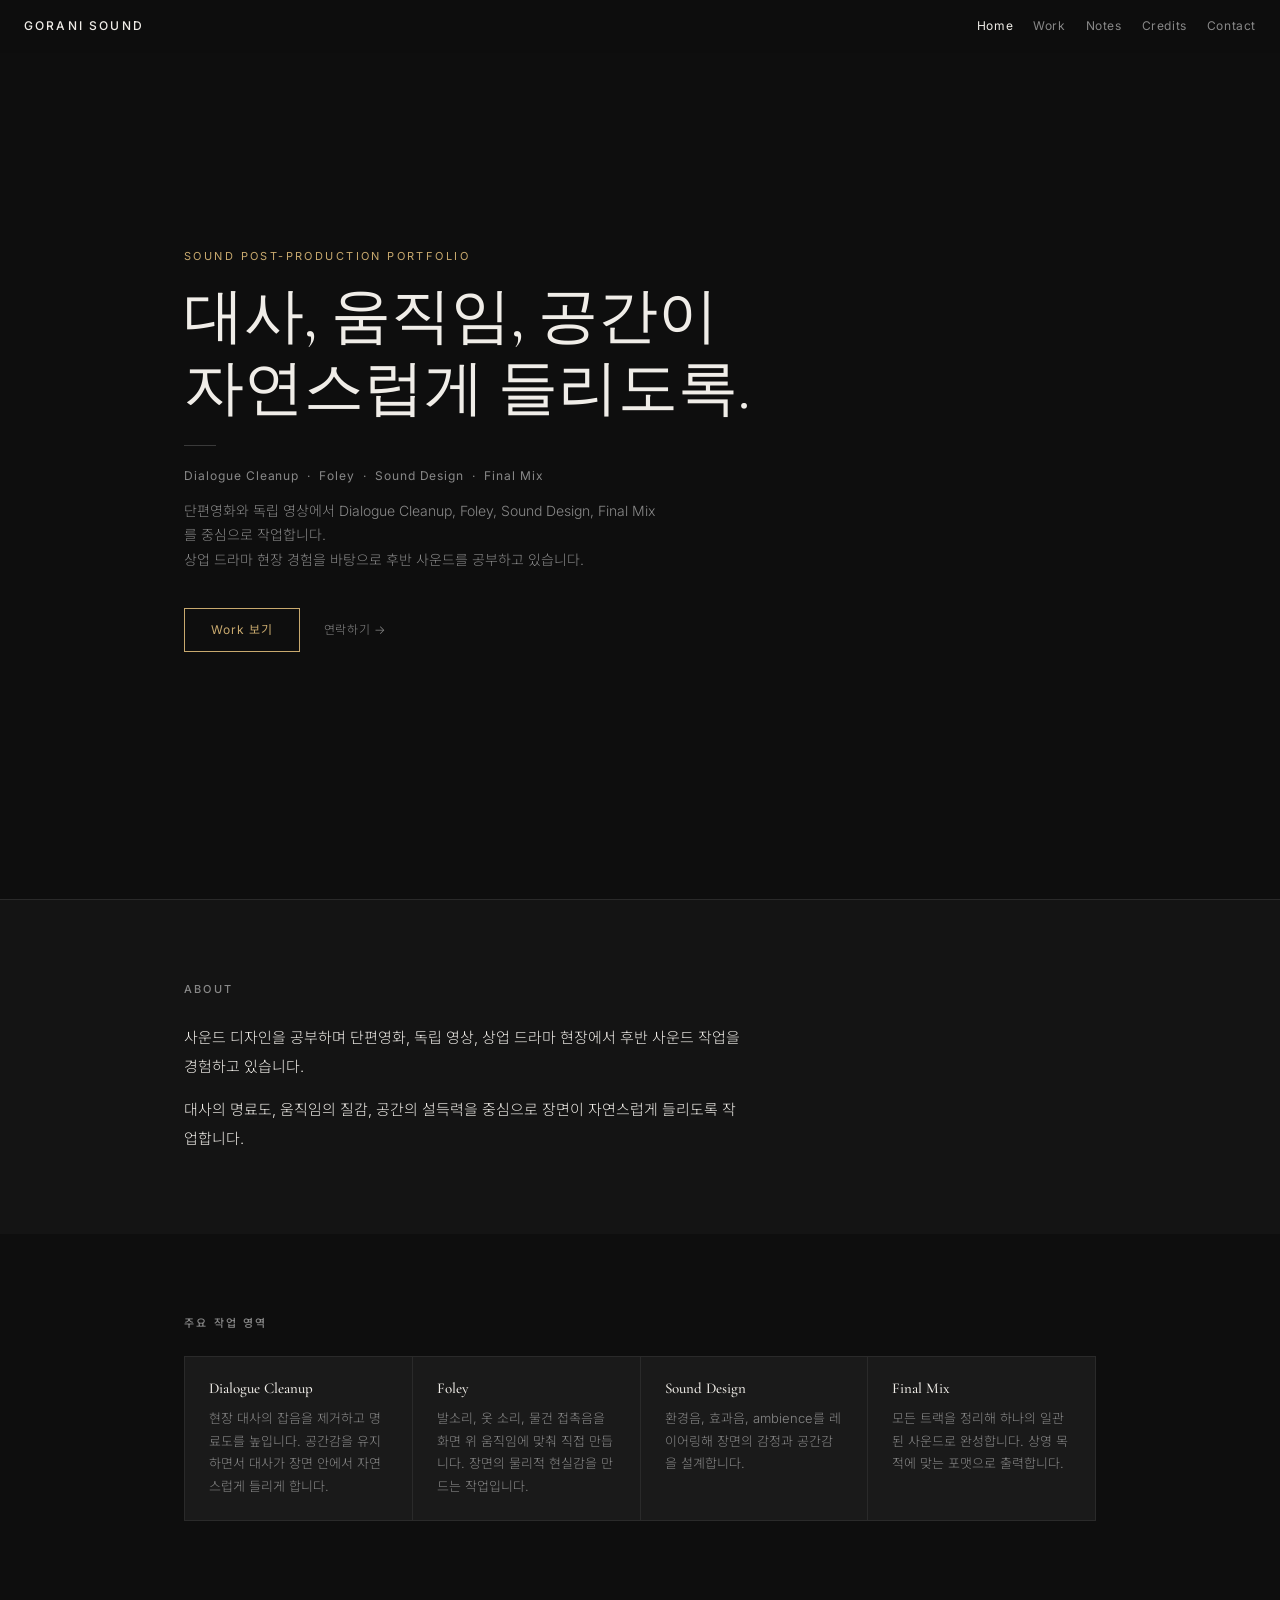
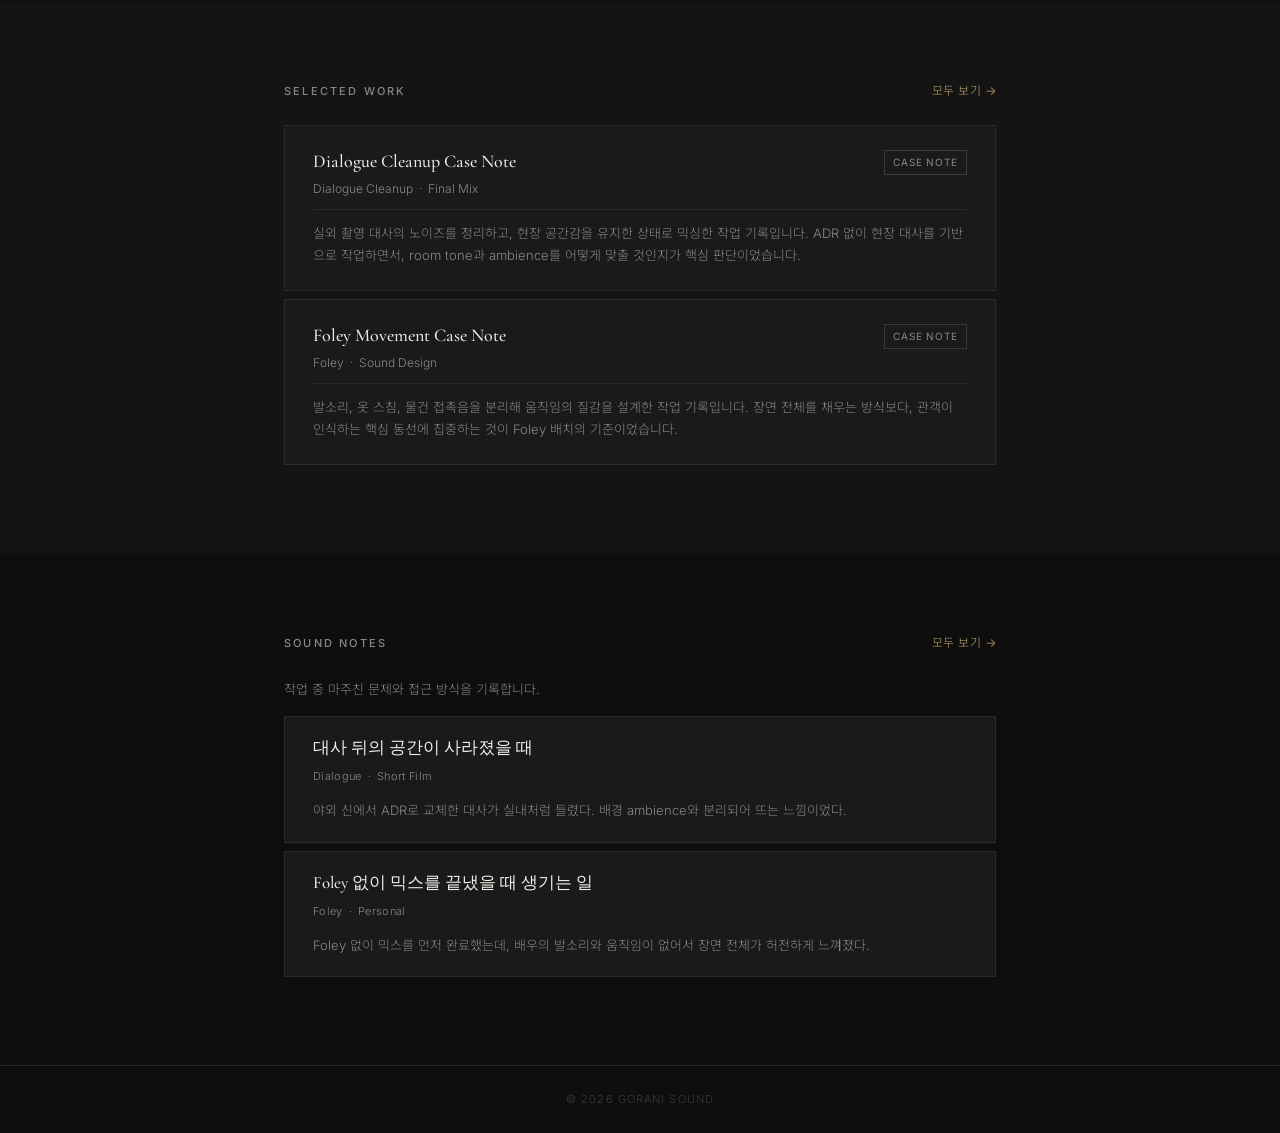
<file: index.html>
<!DOCTYPE html>
<html lang="ko">
<head>
  <meta charset="UTF-8">
  <meta name="viewport" content="width=device-width, initial-scale=1.0">
  <meta name="description" content="Sound Post-production Portfolio — Dialogue Cleanup, Foley, Sound Design, Final Mix">
  <title>GORANI SOUND</title>
  <link rel="preconnect" href="https://fonts.googleapis.com">
  <link rel="preconnect" href="https://fonts.gstatic.com" crossorigin>
  <link href="https://fonts.googleapis.com/css2?family=Cormorant+Garamond:wght@400;500;600&family=Noto+Sans+KR:wght@300;400;500&family=Inter:wght@300;400;500&display=swap" rel="stylesheet">
  <link rel="stylesheet" href="style.css">
</head>
<body>

  <nav class="nav" id="nav">
    <a href="index.html" class="nav-logo">GORANI SOUND</a>
    <div class="nav-links">
      <a href="index.html" class="active">Home</a>
      <a href="work.html">Work</a>
      <a href="notes.html">Notes</a>
      <a href="credits.html">Credits</a>
      <a href="contact.html">Contact</a>
    </div>
  </nav>

  <!-- Hero -->
  <section class="hero">
    <div class="hero-inner container">
      <p class="hero-label">Sound Post-production Portfolio</p>
      <h1 class="hero-headline">대사, 움직임, 공간이<br>자연스럽게 들리도록.</h1>
      <div class="hero-divider"></div>
      <p class="hero-services">Dialogue Cleanup &nbsp;·&nbsp; Foley &nbsp;·&nbsp; Sound Design &nbsp;·&nbsp; Final Mix</p>
      <p class="hero-desc">단편영화와 독립 영상에서 Dialogue Cleanup, Foley, Sound Design, Final Mix를 중심으로 작업합니다.<br>상업 드라마 현장 경험을 바탕으로 후반 사운드를 공부하고 있습니다.</p>
      <div class="hero-cta">
        <a href="work.html" class="btn-primary">Work 보기</a>
        <a href="contact.html" class="btn-ghost">연락하기 →</a>
      </div>
    </div>
  </section>

  <!-- About -->
  <section class="section section--alt">
    <div class="container">
      <div class="section-label-row">
        <span class="section-label">About</span>
      </div>
      <div class="about-text fade-in">
        <p>
          사운드 디자인을 공부하며 단편영화, 독립 영상, 상업 드라마 현장에서 후반 사운드 작업을 경험하고 있습니다.
        </p>
        <p>
          대사의 명료도, 움직임의 질감, 공간의 설득력을 중심으로 장면이 자연스럽게 들리도록 작업합니다.
        </p>
      </div>
    </div>
  </section>

  <!-- Work Areas -->
  <section class="section">
    <div class="container">
      <div class="section-label-row">
        <span class="section-label">주요 작업 영역</span>
      </div>
      <div class="area-grid fade-in">
        <div class="area-item">
          <h3 class="area-name">Dialogue Cleanup</h3>
          <p class="area-desc">현장 대사의 잡음을 제거하고 명료도를 높입니다. 공간감을 유지하면서 대사가 장면 안에서 자연스럽게 들리게 합니다.</p>
        </div>
        <div class="area-item">
          <h3 class="area-name">Foley</h3>
          <p class="area-desc">발소리, 옷 소리, 물건 접촉음을 화면 위 움직임에 맞춰 직접 만듭니다. 장면의 물리적 현실감을 만드는 작업입니다.</p>
        </div>
        <div class="area-item">
          <h3 class="area-name">Sound Design</h3>
          <p class="area-desc">환경음, 효과음, ambience를 레이어링해 장면의 감정과 공간감을 설계합니다.</p>
        </div>
        <div class="area-item">
          <h3 class="area-name">Final Mix</h3>
          <p class="area-desc">모든 트랙을 정리해 하나의 일관된 사운드로 완성합니다. 상영 목적에 맞는 포맷으로 출력합니다.</p>
        </div>
      </div>
    </div>
  </section>

  <!-- Featured Work -->
  <section class="section section--alt">
    <div class="container container--narrow">
      <div class="section-label-row">
        <span class="section-label">Selected Work</span>
        <a href="work.html" class="btn-text">모두 보기 →</a>
      </div>

      <article class="work-card fade-in">
        <div class="work-card-header">
          <div class="work-card-meta">
            <h3 class="work-title">Dialogue Cleanup Case Note</h3>
            <p class="work-info">Dialogue Cleanup &nbsp;·&nbsp; Final Mix</p>
          </div>
          <span class="badge badge--muted">Case Note</span>
        </div>
        <p class="work-note">실외 촬영 대사의 노이즈를 정리하고, 현장 공간감을 유지한 상태로 믹싱한 작업 기록입니다. ADR 없이 현장 대사를 기반으로 작업하면서, room tone과 ambience를 어떻게 맞출 것인지가 핵심 판단이었습니다.</p>
      </article>

      <article class="work-card fade-in">
        <div class="work-card-header">
          <div class="work-card-meta">
            <h3 class="work-title">Foley Movement Case Note</h3>
            <p class="work-info">Foley &nbsp;·&nbsp; Sound Design</p>
          </div>
          <span class="badge badge--muted">Case Note</span>
        </div>
        <p class="work-note">발소리, 옷 스침, 물건 접촉음을 분리해 움직임의 질감을 설계한 작업 기록입니다. 장면 전체를 채우는 방식보다, 관객이 인식하는 핵심 동선에 집중하는 것이 Foley 배치의 기준이었습니다.</p>
      </article>
    </div>
  </section>

  <!-- Sound Notes -->
  <section class="section">
    <div class="container container--narrow">
      <div class="section-label-row">
        <span class="section-label">Sound Notes</span>
        <a href="notes.html" class="btn-text">모두 보기 →</a>
      </div>
      <p class="notes-intro fade-in">작업 중 마주친 문제와 접근 방식을 기록합니다.</p>

      <article class="note-card fade-in">
        <div class="note-card-header">
          <h3 class="note-title">대사 뒤의 공간이 사라졌을 때</h3>
          <div class="note-meta">
            <span class="note-meta-text">Dialogue</span>
            <span class="note-meta-text">·</span>
            <span class="note-meta-text">Short Film</span>
          </div>
        </div>
        <p class="note-preview-text">야외 신에서 ADR로 교체한 대사가 실내처럼 들렸다. 배경 ambience와 분리되어 뜨는 느낌이었다.</p>
      </article>

      <article class="note-card fade-in">
        <div class="note-card-header">
          <h3 class="note-title">Foley 없이 믹스를 끝냈을 때 생기는 일</h3>
          <div class="note-meta">
            <span class="note-meta-text">Foley</span>
            <span class="note-meta-text">·</span>
            <span class="note-meta-text">Personal</span>
          </div>
        </div>
        <p class="note-preview-text">Foley 없이 믹스를 먼저 완료했는데, 배우의 발소리와 움직임이 없어서 장면 전체가 허전하게 느껴졌다.</p>
      </article>
    </div>
  </section>

  <footer class="footer">
    <p>© 2026 GORANI SOUND</p>
  </footer>

  <script src="script.js"></script>
</body>
</html>
</file>
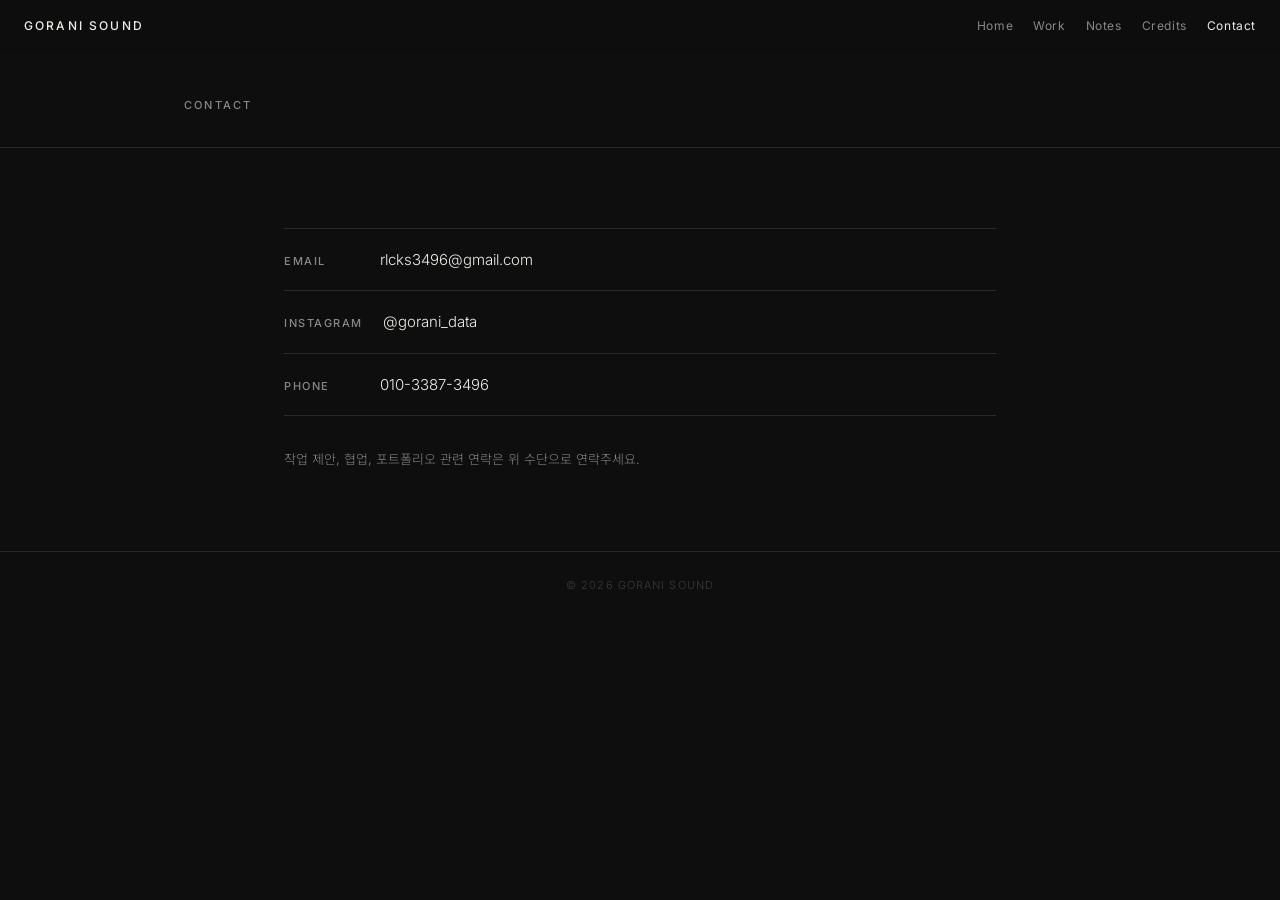
<file: contact.html>
<!DOCTYPE html>
<html lang="ko">
<head>
  <meta charset="UTF-8">
  <meta name="viewport" content="width=device-width, initial-scale=1.0">
  <meta name="description" content="Contact — GORANI SOUND">
  <title>Contact — GORANI SOUND</title>
  <link rel="preconnect" href="https://fonts.googleapis.com">
  <link rel="preconnect" href="https://fonts.gstatic.com" crossorigin>
  <link href="https://fonts.googleapis.com/css2?family=Cormorant+Garamond:wght@400;500;600&family=Noto+Sans+KR:wght@300;400;500&family=Inter:wght@300;400;500&display=swap" rel="stylesheet">
  <link rel="stylesheet" href="style.css">
</head>
<body>

  <nav class="nav" id="nav">
    <a href="index.html" class="nav-logo">GORANI SOUND</a>
    <div class="nav-links">
      <a href="index.html">Home</a>
      <a href="work.html">Work</a>
      <a href="notes.html">Notes</a>
      <a href="credits.html">Credits</a>
      <a href="contact.html" class="active">Contact</a>
    </div>
  </nav>

  <header class="page-header">
    <div class="container">
      <h1 class="page-title">Contact</h1>
    </div>
  </header>

  <section class="section">
    <div class="container container--narrow">
      <ul class="contact-list">
        <li class="contact-item fade-in">
          <span class="contact-label">Email</span>
          <a href="mailto:rlcks3496@gmail.com" class="contact-link">rlcks3496@gmail.com</a>
        </li>
        <li class="contact-item fade-in">
          <span class="contact-label">Instagram</span>
          <a href="https://instagram.com/gorani_data" target="_blank" rel="noopener" class="contact-link">@gorani_data</a>
        </li>
        <li class="contact-item fade-in">
          <span class="contact-label">Phone</span>
          <a href="tel:01033873496" class="contact-link">010-3387-3496</a>
        </li>
      </ul>
      <p class="contact-note fade-in">
        작업 제안, 협업, 포트폴리오 관련 연락은 위 수단으로 연락주세요.
      </p>
    </div>
  </section>

  <footer class="footer">
    <p>© 2026 GORANI SOUND</p>
  </footer>

  <script src="script.js"></script>
</body>
</html>
</file>
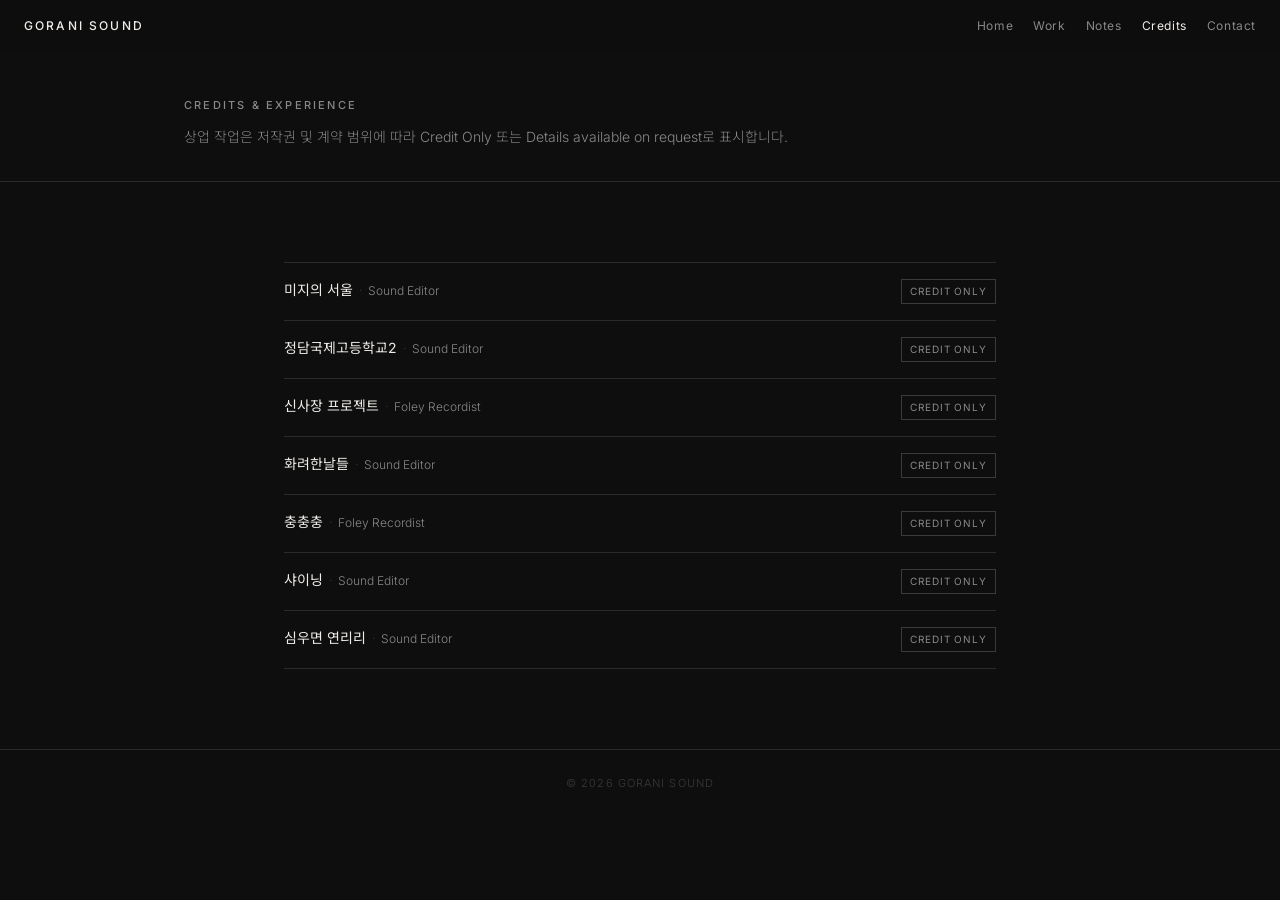
<file: credits.html>
<!DOCTYPE html>
<html lang="ko">
<head>
  <meta charset="UTF-8">
  <meta name="viewport" content="width=device-width, initial-scale=1.0">
  <meta name="description" content="Credits & Experience — Sound Post-production">
  <title>Credits — GORANI SOUND</title>
  <link rel="preconnect" href="https://fonts.googleapis.com">
  <link rel="preconnect" href="https://fonts.gstatic.com" crossorigin>
  <link href="https://fonts.googleapis.com/css2?family=Cormorant+Garamond:wght@400;500;600&family=Noto+Sans+KR:wght@300;400;500&family=Inter:wght@300;400;500&display=swap" rel="stylesheet">
  <link rel="stylesheet" href="style.css">
</head>
<body>

  <nav class="nav" id="nav">
    <a href="index.html" class="nav-logo">GORANI SOUND</a>
    <div class="nav-links">
      <a href="index.html">Home</a>
      <a href="work.html">Work</a>
      <a href="notes.html">Notes</a>
      <a href="credits.html" class="active">Credits</a>
      <a href="contact.html">Contact</a>
    </div>
  </nav>

  <header class="page-header">
    <div class="container">
      <h1 class="page-title">Credits &amp; Experience</h1>
      <p class="page-desc">상업 작업은 저작권 및 계약 범위에 따라 Credit Only 또는 Details available on request로 표시합니다.</p>
    </div>
  </header>

  <section class="section">
    <div class="container container--narrow">
      <ul class="credits-list">

        <li class="credits-item fade-in">
          <div class="credits-info">
            <span class="credits-title">미지의 서울</span>
            <span class="credits-role">Sound Editor</span>
          </div>
          <span class="badge badge--muted">Credit Only</span>
        </li>

        <li class="credits-item fade-in">
          <div class="credits-info">
            <span class="credits-title">정담국제고등학교2</span>
            <span class="credits-role">Sound Editor</span>
          </div>
          <span class="badge badge--muted">Credit Only</span>
        </li>

        <li class="credits-item fade-in">
          <div class="credits-info">
            <span class="credits-title">신사장 프로젝트</span>
            <span class="credits-role">Foley Recordist</span>
          </div>
          <span class="badge badge--muted">Credit Only</span>
        </li>

        <li class="credits-item fade-in">
          <div class="credits-info">
            <span class="credits-title">화려한날들</span>
            <span class="credits-role">Sound Editor</span>
          </div>
          <span class="badge badge--muted">Credit Only</span>
        </li>

        <li class="credits-item fade-in">
          <div class="credits-info">
            <span class="credits-title">충충충</span>
            <span class="credits-role">Foley Recordist</span>
          </div>
          <span class="badge badge--muted">Credit Only</span>
        </li>

        <li class="credits-item fade-in">
          <div class="credits-info">
            <span class="credits-title">샤이닝</span>
            <span class="credits-role">Sound Editor</span>
          </div>
          <span class="badge badge--muted">Credit Only</span>
        </li>

        <li class="credits-item fade-in">
          <div class="credits-info">
            <span class="credits-title">심우면 연리리</span>
            <span class="credits-role">Sound Editor</span>
          </div>
          <span class="badge badge--muted">Credit Only</span>
        </li>

      </ul>
    </div>
  </section>

  <footer class="footer">
    <p>© 2026 GORANI SOUND</p>
  </footer>

  <script src="script.js"></script>
</body>
</html>
</file>
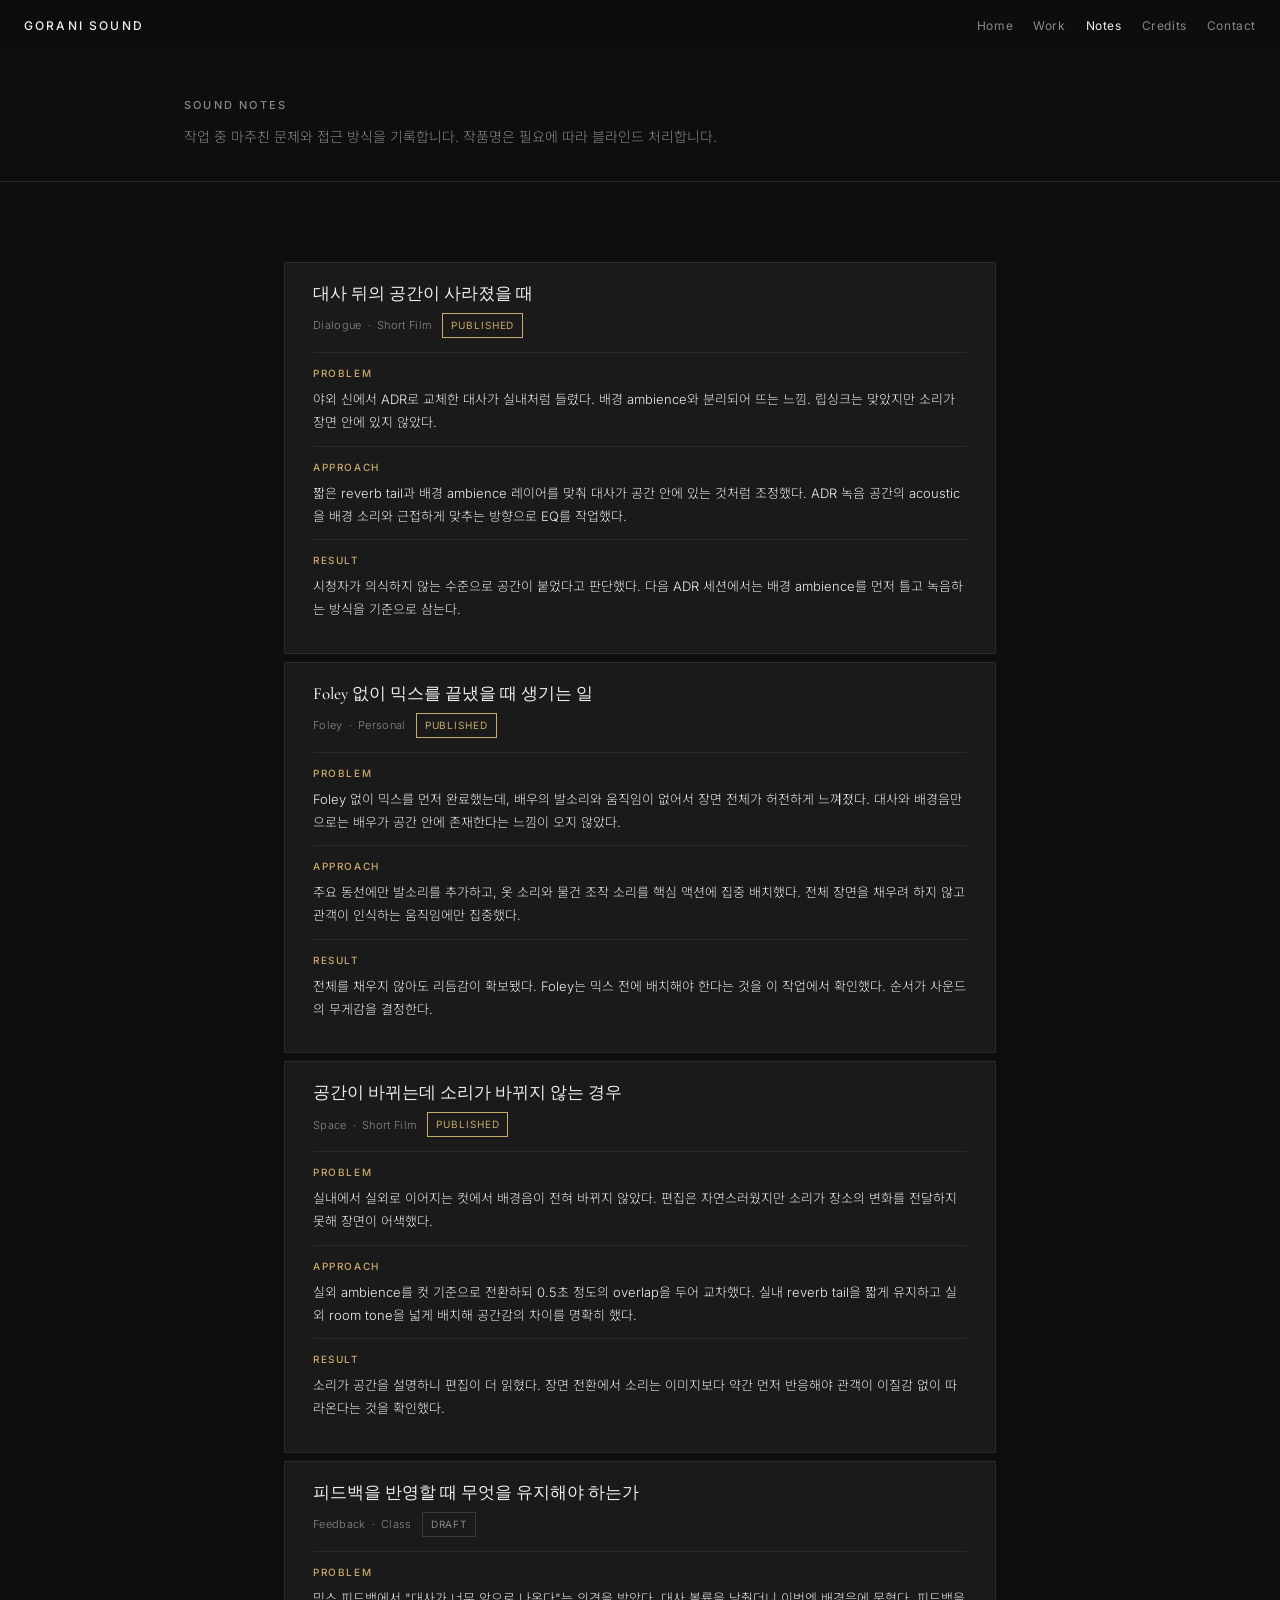
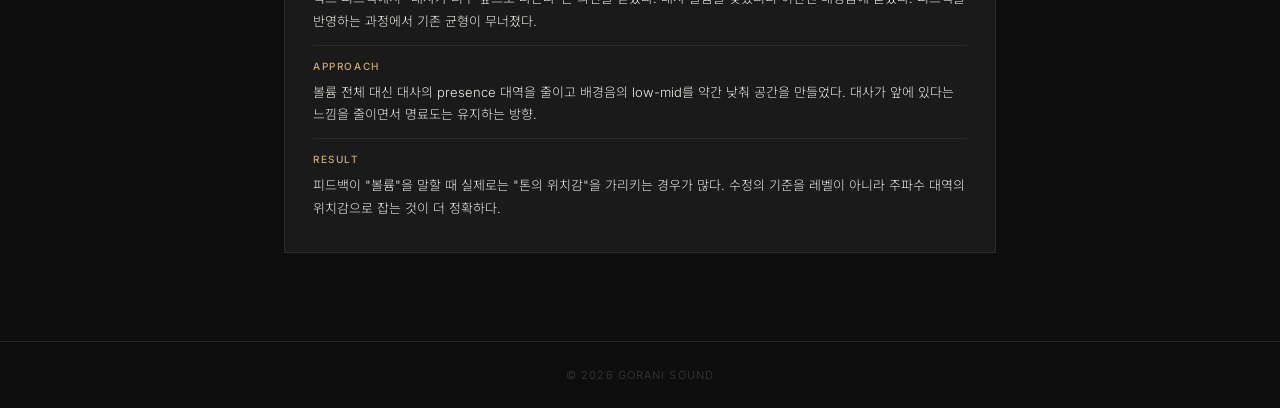
<file: notes.html>
<!DOCTYPE html>
<html lang="ko">
<head>
  <meta charset="UTF-8">
  <meta name="viewport" content="width=device-width, initial-scale=1.0">
  <meta name="description" content="Sound Notes — 작업 과정에서 기록한 노트">
  <title>Notes — GORANI SOUND</title>
  <link rel="preconnect" href="https://fonts.googleapis.com">
  <link rel="preconnect" href="https://fonts.gstatic.com" crossorigin>
  <link href="https://fonts.googleapis.com/css2?family=Cormorant+Garamond:wght@400;500;600&family=Noto+Sans+KR:wght@300;400;500&family=Inter:wght@300;400;500&display=swap" rel="stylesheet">
  <link rel="stylesheet" href="style.css">
</head>
<body>

  <nav class="nav" id="nav">
    <a href="index.html" class="nav-logo">GORANI SOUND</a>
    <div class="nav-links">
      <a href="index.html">Home</a>
      <a href="work.html">Work</a>
      <a href="notes.html" class="active">Notes</a>
      <a href="credits.html">Credits</a>
      <a href="contact.html">Contact</a>
    </div>
  </nav>

  <header class="page-header">
    <div class="container">
      <h1 class="page-title">Sound Notes</h1>
      <p class="page-desc">작업 중 마주친 문제와 접근 방식을 기록합니다. 작품명은 필요에 따라 블라인드 처리합니다.</p>
    </div>
  </header>

  <section class="section">
    <div class="container container--narrow">

      <article class="note-card fade-in">
        <div class="note-card-header">
          <h3 class="note-title">대사 뒤의 공간이 사라졌을 때</h3>
          <div class="note-meta">
            <span class="note-meta-text">Dialogue</span>
            <span class="note-meta-text">·</span>
            <span class="note-meta-text">Short Film</span>
            <span class="badge badge--open" style="margin-left:4px;">Published</span>
          </div>
        </div>
        <div class="note-body">
          <div class="note-row">
            <p class="note-row-label">Problem</p>
            <p class="note-row-text">야외 신에서 ADR로 교체한 대사가 실내처럼 들렸다. 배경 ambience와 분리되어 뜨는 느낌. 립싱크는 맞았지만 소리가 장면 안에 있지 않았다.</p>
          </div>
          <div class="note-row">
            <p class="note-row-label">Approach</p>
            <p class="note-row-text">짧은 reverb tail과 배경 ambience 레이어를 맞춰 대사가 공간 안에 있는 것처럼 조정했다. ADR 녹음 공간의 acoustic을 배경 소리와 근접하게 맞추는 방향으로 EQ를 작업했다.</p>
          </div>
          <div class="note-row">
            <p class="note-row-label">Result</p>
            <p class="note-row-text">시청자가 의식하지 않는 수준으로 공간이 붙었다고 판단했다. 다음 ADR 세션에서는 배경 ambience를 먼저 틀고 녹음하는 방식을 기준으로 삼는다.</p>
          </div>
        </div>
      </article>

      <article class="note-card fade-in">
        <div class="note-card-header">
          <h3 class="note-title">Foley 없이 믹스를 끝냈을 때 생기는 일</h3>
          <div class="note-meta">
            <span class="note-meta-text">Foley</span>
            <span class="note-meta-text">·</span>
            <span class="note-meta-text">Personal</span>
            <span class="badge badge--open" style="margin-left:4px;">Published</span>
          </div>
        </div>
        <div class="note-body">
          <div class="note-row">
            <p class="note-row-label">Problem</p>
            <p class="note-row-text">Foley 없이 믹스를 먼저 완료했는데, 배우의 발소리와 움직임이 없어서 장면 전체가 허전하게 느껴졌다. 대사와 배경음만으로는 배우가 공간 안에 존재한다는 느낌이 오지 않았다.</p>
          </div>
          <div class="note-row">
            <p class="note-row-label">Approach</p>
            <p class="note-row-text">주요 동선에만 발소리를 추가하고, 옷 소리와 물건 조작 소리를 핵심 액션에 집중 배치했다. 전체 장면을 채우려 하지 않고 관객이 인식하는 움직임에만 집중했다.</p>
          </div>
          <div class="note-row">
            <p class="note-row-label">Result</p>
            <p class="note-row-text">전체를 채우지 않아도 리듬감이 확보됐다. Foley는 믹스 전에 배치해야 한다는 것을 이 작업에서 확인했다. 순서가 사운드의 무게감을 결정한다.</p>
          </div>
        </div>
      </article>

      <article class="note-card fade-in">
        <div class="note-card-header">
          <h3 class="note-title">공간이 바뀌는데 소리가 바뀌지 않는 경우</h3>
          <div class="note-meta">
            <span class="note-meta-text">Space</span>
            <span class="note-meta-text">·</span>
            <span class="note-meta-text">Short Film</span>
            <span class="badge badge--open" style="margin-left:4px;">Published</span>
          </div>
        </div>
        <div class="note-body">
          <div class="note-row">
            <p class="note-row-label">Problem</p>
            <p class="note-row-text">실내에서 실외로 이어지는 컷에서 배경음이 전혀 바뀌지 않았다. 편집은 자연스러웠지만 소리가 장소의 변화를 전달하지 못해 장면이 어색했다.</p>
          </div>
          <div class="note-row">
            <p class="note-row-label">Approach</p>
            <p class="note-row-text">실외 ambience를 컷 기준으로 전환하되 0.5초 정도의 overlap을 두어 교차했다. 실내 reverb tail을 짧게 유지하고 실외 room tone을 넓게 배치해 공간감의 차이를 명확히 했다.</p>
          </div>
          <div class="note-row">
            <p class="note-row-label">Result</p>
            <p class="note-row-text">소리가 공간을 설명하니 편집이 더 읽혔다. 장면 전환에서 소리는 이미지보다 약간 먼저 반응해야 관객이 이질감 없이 따라온다는 것을 확인했다.</p>
          </div>
        </div>
      </article>

      <article class="note-card fade-in">
        <div class="note-card-header">
          <h3 class="note-title">피드백을 반영할 때 무엇을 유지해야 하는가</h3>
          <div class="note-meta">
            <span class="note-meta-text">Feedback</span>
            <span class="note-meta-text">·</span>
            <span class="note-meta-text">Class</span>
            <span class="badge badge--muted" style="margin-left:4px;">Draft</span>
          </div>
        </div>
        <div class="note-body">
          <div class="note-row">
            <p class="note-row-label">Problem</p>
            <p class="note-row-text">믹스 피드백에서 "대사가 너무 앞으로 나온다"는 의견을 받았다. 대사 볼륨을 낮췄더니 이번엔 배경음에 묻혔다. 피드백을 반영하는 과정에서 기존 균형이 무너졌다.</p>
          </div>
          <div class="note-row">
            <p class="note-row-label">Approach</p>
            <p class="note-row-text">볼륨 전체 대신 대사의 presence 대역을 줄이고 배경음의 low-mid를 약간 낮춰 공간을 만들었다. 대사가 앞에 있다는 느낌을 줄이면서 명료도는 유지하는 방향.</p>
          </div>
          <div class="note-row">
            <p class="note-row-label">Result</p>
            <p class="note-row-text">피드백이 "볼륨"을 말할 때 실제로는 "톤의 위치감"을 가리키는 경우가 많다. 수정의 기준을 레벨이 아니라 주파수 대역의 위치감으로 잡는 것이 더 정확하다.</p>
          </div>
        </div>
      </article>

    </div>
  </section>

  <footer class="footer">
    <p>© 2026 GORANI SOUND</p>
  </footer>

  <script src="script.js"></script>
</body>
</html>
</file>
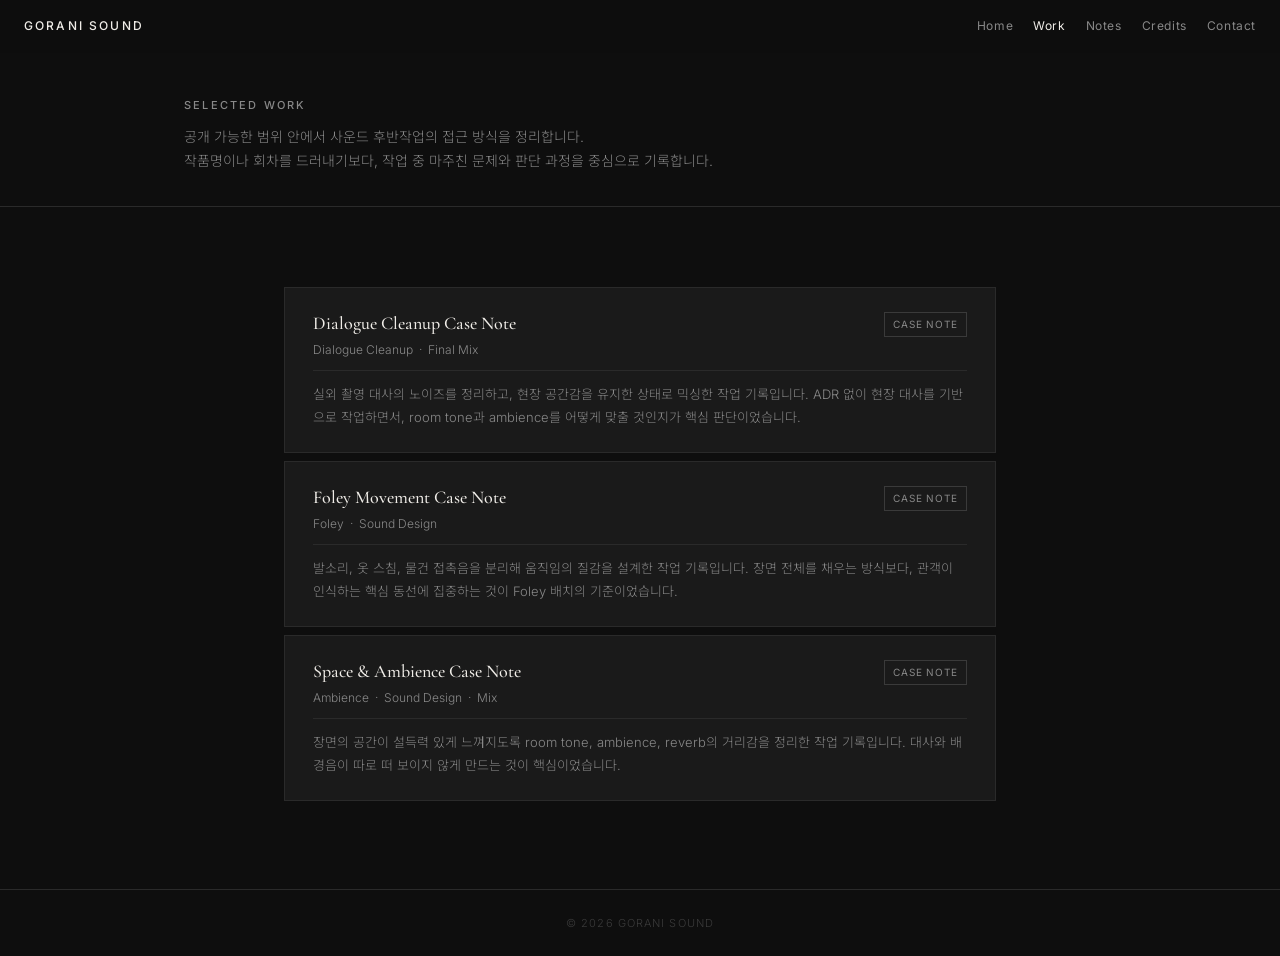
<file: work.html>
<!DOCTYPE html>
<html lang="ko">
<head>
  <meta charset="UTF-8">
  <meta name="viewport" content="width=device-width, initial-scale=1.0">
  <meta name="description" content="Selected Work — Sound Post-production Portfolio">
  <title>Work — GORANI SOUND</title>
  <link rel="preconnect" href="https://fonts.googleapis.com">
  <link rel="preconnect" href="https://fonts.gstatic.com" crossorigin>
  <link href="https://fonts.googleapis.com/css2?family=Cormorant+Garamond:wght@400;500;600&family=Noto+Sans+KR:wght@300;400;500&family=Inter:wght@300;400;500&display=swap" rel="stylesheet">
  <link rel="stylesheet" href="style.css">
</head>
<body>

  <nav class="nav" id="nav">
    <a href="index.html" class="nav-logo">GORANI SOUND</a>
    <div class="nav-links">
      <a href="index.html">Home</a>
      <a href="work.html" class="active">Work</a>
      <a href="notes.html">Notes</a>
      <a href="credits.html">Credits</a>
      <a href="contact.html">Contact</a>
    </div>
  </nav>

  <header class="page-header">
    <div class="container">
      <h1 class="page-title">Selected Work</h1>
      <p class="page-desc">공개 가능한 범위 안에서 사운드 후반작업의 접근 방식을 정리합니다.<br>작품명이나 회차를 드러내기보다, 작업 중 마주친 문제와 판단 과정을 중심으로 기록합니다.</p>
    </div>
  </header>

  <section class="section">
    <div class="container container--narrow">

      <article class="work-card fade-in">
        <div class="work-card-header">
          <div class="work-card-meta">
            <h3 class="work-title">Dialogue Cleanup Case Note</h3>
            <p class="work-info">Dialogue Cleanup &nbsp;·&nbsp; Final Mix</p>
          </div>
          <span class="badge badge--muted">Case Note</span>
        </div>
        <p class="work-note">
          실외 촬영 대사의 노이즈를 정리하고, 현장 공간감을 유지한 상태로 믹싱한 작업 기록입니다. ADR 없이 현장 대사를 기반으로 작업하면서, room tone과 ambience를 어떻게 맞출 것인지가 핵심 판단이었습니다.
        </p>
      </article>

      <article class="work-card fade-in">
        <div class="work-card-header">
          <div class="work-card-meta">
            <h3 class="work-title">Foley Movement Case Note</h3>
            <p class="work-info">Foley &nbsp;·&nbsp; Sound Design</p>
          </div>
          <span class="badge badge--muted">Case Note</span>
        </div>
        <p class="work-note">
          발소리, 옷 스침, 물건 접촉음을 분리해 움직임의 질감을 설계한 작업 기록입니다. 장면 전체를 채우는 방식보다, 관객이 인식하는 핵심 동선에 집중하는 것이 Foley 배치의 기준이었습니다.
        </p>
      </article>

      <article class="work-card fade-in">
        <div class="work-card-header">
          <div class="work-card-meta">
            <h3 class="work-title">Space &amp; Ambience Case Note</h3>
            <p class="work-info">Ambience &nbsp;·&nbsp; Sound Design &nbsp;·&nbsp; Mix</p>
          </div>
          <span class="badge badge--muted">Case Note</span>
        </div>
        <p class="work-note">
          장면의 공간이 설득력 있게 느껴지도록 room tone, ambience, reverb의 거리감을 정리한 작업 기록입니다. 대사와 배경음이 따로 떠 보이지 않게 만드는 것이 핵심이었습니다.
        </p>
      </article>

    </div>
  </section>

  <footer class="footer">
    <p>© 2026 GORANI SOUND</p>
  </footer>

  <script src="script.js"></script>
</body>
</html>
</file>
<file: style.css>
/* ============================================================
   GORANI SOUND — style.css
   ============================================================ */

/* --- Reset --- */
*, *::before, *::after { box-sizing: border-box; margin: 0; padding: 0; }
ul, ol { list-style: none; }
a { color: inherit; text-decoration: none; }
img { display: block; max-width: 100%; }

/* --- Variables --- */
:root {
  --bg:         #0e0e0e;
  --bg-alt:     #141414;
  --bg-card:    #1a1a1a;
  --border:     #2a2a2a;
  --border-mid: #3a3a3a;
  --text:       #f0ede8;
  --muted:      #888888;
  --accent:     #c8a96e;
  --font-serif: 'Cormorant Garamond', Georgia, serif;
  --font-sans:  'Inter', 'Noto Sans KR', sans-serif;
}

/* --- Base --- */
html {
  scroll-behavior: smooth;
  overflow-x: hidden;
}

body {
  background: var(--bg);
  color: var(--text);
  font-family: var(--font-sans);
  font-weight: 300;
  font-size: 16px;
  line-height: 1.7;
  -webkit-font-smoothing: antialiased;
}

/* --- Layout --- */
.container {
  width: 100%;
  max-width: 960px;
  margin-inline: auto;
  padding-inline: 24px;
}

.container--narrow { max-width: 760px; }

.section { padding-block: 56px; }
.section--alt { background: var(--bg-alt); }

/* --- Navigation --- */
.nav {
  position: fixed;
  top: 0; left: 0; right: 0;
  z-index: 100;
  display: flex;
  align-items: center;
  justify-content: space-between;
  padding: 16px 24px;
  background: rgba(14,14,14,0.96);
  backdrop-filter: blur(10px);
  -webkit-backdrop-filter: blur(10px);
  border-bottom: 1px solid transparent;
  transition: border-color 0.3s;
}

.nav.scrolled { border-bottom-color: var(--border); }

.nav-logo {
  font-size: 12px;
  font-weight: 500;
  letter-spacing: 0.18em;
  color: var(--text);
}

.nav-links {
  display: flex;
  gap: 20px;
}

.nav-links a {
  font-size: 12px;
  font-weight: 400;
  letter-spacing: 0.05em;
  color: var(--muted);
  transition: color 0.2s;
}

.nav-links a:hover,
.nav-links a.active { color: var(--text); }

/* --- Footer --- */
.footer {
  padding: 24px;
  text-align: center;
  border-top: 1px solid var(--border);
  background: var(--bg);
}

.footer p {
  font-size: 11px;
  letter-spacing: 0.1em;
  color: var(--border-mid);
}

/* --- Page Header (inner pages) --- */
.page-header {
  padding-top: 88px;
  padding-bottom: 28px;
  border-bottom: 1px solid var(--border);
}

.page-title {
  font-size: 11px;
  font-weight: 500;
  letter-spacing: 0.2em;
  text-transform: uppercase;
  color: var(--muted);
}

.page-desc {
  margin-top: 10px;
  font-size: 14px;
  color: var(--muted);
  line-height: 1.75;
}

/* --- Buttons --- */
.btn-primary {
  display: inline-flex;
  align-items: center;
  padding: 11px 26px;
  min-height: 44px;
  border: 1px solid var(--accent);
  color: var(--accent);
  font-size: 12px;
  font-weight: 400;
  letter-spacing: 0.08em;
  border-radius: 0;
  transition: background 0.2s, color 0.2s;
}

.btn-primary:hover { background: var(--accent); color: var(--bg); }

.btn-ghost {
  font-size: 12px;
  letter-spacing: 0.06em;
  color: var(--muted);
  transition: color 0.2s;
}

.btn-ghost:hover { color: var(--text); }

.btn-text {
  font-size: 12px;
  letter-spacing: 0.04em;
  color: var(--accent);
  transition: opacity 0.2s;
}

.btn-text:hover { opacity: 0.7; }

/* --- Badges --- */
.badge {
  display: inline-block;
  font-size: 10px;
  font-weight: 400;
  letter-spacing: 0.09em;
  text-transform: uppercase;
  padding: 3px 8px;
  border-radius: 0;
  white-space: nowrap;
  flex-shrink: 0;
}

.badge--open  { border: 1px solid var(--accent);     color: var(--accent); }
.badge--muted { border: 1px solid var(--border-mid); color: var(--muted); }

/* --- Section header row --- */
.section-label-row {
  display: flex;
  align-items: baseline;
  justify-content: space-between;
  margin-bottom: 24px;
}

.section-label {
  font-size: 11px;
  font-weight: 500;
  letter-spacing: 0.2em;
  text-transform: uppercase;
  color: var(--muted);
}

/* --- Hero --- */
.hero {
  display: flex;
  align-items: flex-end;
  padding-top: 72px;
  padding-bottom: 48px;
  min-height: 100vh;
  border-bottom: 1px solid var(--border);
}

.hero-inner { width: 100%; }

.hero-label {
  font-size: 11px;
  font-weight: 400;
  letter-spacing: 0.22em;
  text-transform: uppercase;
  color: var(--accent);
  margin-bottom: 16px;
}

.hero-headline {
  font-family: var(--font-serif);
  font-size: 40px;
  font-weight: 500;
  line-height: 1.2;
  color: var(--text);
  margin-bottom: 20px;
}

.hero-divider {
  width: 32px;
  height: 1px;
  background: var(--border-mid);
  margin-bottom: 20px;
}

.hero-services {
  font-size: 12px;
  font-weight: 400;
  letter-spacing: 0.08em;
  color: var(--muted);
  margin-bottom: 12px;
}

.hero-desc {
  font-size: 14px;
  font-weight: 300;
  color: var(--muted);
  line-height: 1.75;
  max-width: 480px;
  margin-bottom: 36px;
}

.hero-cta {
  display: flex;
  align-items: center;
  gap: 24px;
  flex-wrap: wrap;
}

/* --- About text --- */
.about-text { max-width: 560px; }

/* --- Work Area Grid --- */
.area-grid {
  display: grid;
  grid-template-columns: 1fr 1fr;
  border: 1px solid var(--border);
  gap: 1px;
  background: var(--border);
}

.area-item {
  background: var(--bg-card);
  padding: 22px 24px;
}

.area-name {
  font-family: var(--font-serif);
  font-size: 15px;
  font-weight: 500;
  color: var(--text);
  margin-bottom: 8px;
  line-height: 1.3;
}

.area-desc {
  font-size: 13px;
  font-weight: 300;
  color: var(--muted);
  line-height: 1.75;
}

.about-text p {
  font-size: 15px;
  line-height: 1.95;
  color: var(--text);
  font-weight: 300;
}

.about-text p + p { margin-top: 14px; }

/* --- Work Cards --- */
.work-card {
  border: 1px solid var(--border);
  background: var(--bg-card);
  padding: 20px 22px;
  margin-bottom: 8px;
  transition: border-color 0.2s;
}

.work-card:hover { border-color: var(--border-mid); }

.work-card-header {
  display: flex;
  align-items: flex-start;
  justify-content: space-between;
  gap: 14px;
  margin-bottom: 10px;
}

.work-card-meta { flex: 1; min-width: 0; }

.work-title {
  font-family: var(--font-serif);
  font-size: 18px;
  font-weight: 500;
  color: var(--text);
  margin-bottom: 5px;
  line-height: 1.3;
}

.work-info {
  font-size: 12px;
  font-weight: 300;
  color: var(--muted);
}

.work-note {
  font-size: 13px;
  font-weight: 300;
  color: var(--muted);
  line-height: 1.7;
  padding-top: 12px;
  border-top: 1px solid var(--border);
  margin-top: 10px;
}

.work-request { margin-top: 12px; }

/* --- Audio Compare --- */
.audio-compare {
  display: flex;
  flex-direction: column;
  gap: 10px;
  margin-bottom: 14px;
}

.audio-item {
  display: flex;
  flex-direction: column;
  gap: 5px;
}

.audio-label {
  font-size: 10px;
  font-weight: 500;
  letter-spacing: 0.16em;
  text-transform: uppercase;
  color: var(--muted);
}

.audio-label--after { color: var(--accent); }

audio { width: 100%; height: 32px; opacity: 0.85; }

/* --- Note Cards --- */
.note-card {
  border: 1px solid var(--border);
  background: var(--bg-card);
  padding: 18px 22px;
  margin-bottom: 8px;
}

.note-card-header { margin-bottom: 14px; }

.note-title {
  font-family: var(--font-serif);
  font-size: 17px;
  font-weight: 500;
  color: var(--text);
  margin-bottom: 8px;
  line-height: 1.3;
}

.note-meta {
  display: flex;
  align-items: center;
  flex-wrap: wrap;
  gap: 6px;
}

.note-meta-text {
  font-size: 11px;
  color: var(--muted);
  letter-spacing: 0.03em;
}

.note-body { display: flex; flex-direction: column; }

.note-row {
  padding: 12px 0;
  border-top: 1px solid var(--border);
}

.note-row-label {
  font-size: 10px;
  font-weight: 500;
  letter-spacing: 0.16em;
  text-transform: uppercase;
  color: var(--accent);
  margin-bottom: 6px;
}

.note-row-text {
  font-size: 13px;
  font-weight: 300;
  color: var(--text);
  line-height: 1.75;
}

/* --- Notes intro (home preview) --- */
.notes-intro {
  font-size: 13px;
  color: var(--muted);
  line-height: 1.7;
  margin-bottom: 16px;
}

.note-preview-text {
  font-size: 13px;
  color: var(--muted);
  line-height: 1.7;
  margin-top: 8px;
}

/* --- Credits --- */
.credits-list { display: flex; flex-direction: column; }

.credits-item {
  display: flex;
  align-items: flex-start;
  gap: 16px;
  padding: 16px 0;
  border-bottom: 1px solid var(--border);
}

.credits-item:first-child { border-top: 1px solid var(--border); }

.credits-year {
  font-size: 12px;
  font-weight: 400;
  letter-spacing: 0.06em;
  color: var(--accent);
  min-width: 36px;
  padding-top: 2px;
  flex-shrink: 0;
}

.credits-info {
  flex: 1;
  display: flex;
  flex-direction: column;
  gap: 3px;
  min-width: 0;
}

.credits-title {
  font-size: 14px;
  font-weight: 400;
  color: var(--text);
  line-height: 1.3;
}

.credits-role {
  font-size: 12px;
  font-weight: 300;
  color: var(--muted);
}

/* --- Contact --- */
.contact-list { display: flex; flex-direction: column; }

.contact-item {
  display: flex;
  align-items: baseline;
  gap: 20px;
  padding: 18px 0;
  border-bottom: 1px solid var(--border);
}

.contact-item:first-child { border-top: 1px solid var(--border); }

.contact-label {
  font-size: 11px;
  font-weight: 500;
  letter-spacing: 0.14em;
  text-transform: uppercase;
  color: var(--muted);
  min-width: 76px;
  flex-shrink: 0;
}

.contact-link {
  font-size: 15px;
  color: var(--text);
  transition: color 0.2s;
}

.contact-link:hover { color: var(--accent); }

.contact-note {
  margin-top: 32px;
  font-size: 13px;
  color: var(--muted);
  line-height: 1.75;
  max-width: 480px;
}

/* --- Fade-in --- */
.fade-in {
  opacity: 0;
  transform: translateY(12px);
  transition: opacity 0.45s ease, transform 0.45s ease;
}

.fade-in.visible { opacity: 1; transform: translateY(0); }

/* ============================================================
   Mobile small (479px 이하)
   ============================================================ */
@media (max-width: 479px) {
  .nav {
    padding: 12px 16px;
  }

  .nav-links {
    gap: 10px;
  }

  .nav-links a {
    font-size: 11px;
    letter-spacing: 0.03em;
  }
}

/* ============================================================
   Desktop (768px+)
   ============================================================ */
@media (min-width: 768px) {

  .section { padding-block: 80px; }

  .hero {
    min-height: 100vh;
    align-items: center;
    padding-top: 72px;
    padding-bottom: 72px;
  }

  .hero-headline { font-size: 60px; }

  .work-card { padding: 24px 28px; }
  .note-card { padding: 20px 28px; }

  .area-grid { grid-template-columns: repeat(4, 1fr); }

  .credits-item { align-items: center; }
  .credits-info { flex-direction: row; align-items: baseline; gap: 6px; }
  .credits-role::before { content: '·'; margin-right: 6px; color: var(--border-mid); }

  .page-header { padding-top: 96px; padding-bottom: 32px; }
}
</file>
